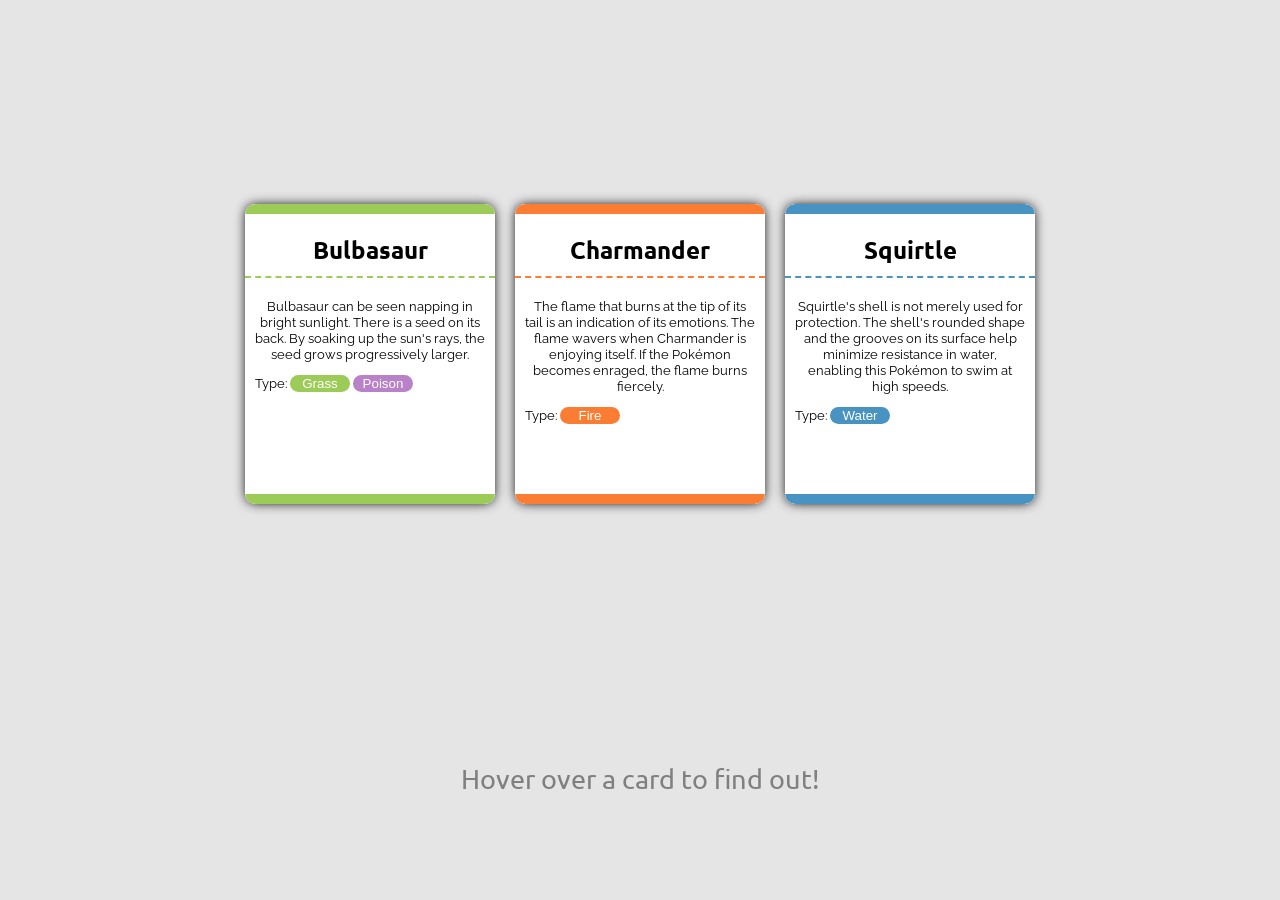
<file: The basics/GSAP/index.html>
<!DOCTYPE html>
<html>

<head>
  <meta charset="utf-8">
  <meta http-equiv="X-UA-Compatible" content="IE=edge">
  <title>GSAP</title>
  <meta name="description" content="">
  <meta name="viewport" content="width=device-width, initial-scale=1">
  <link rel="stylesheet" href="">
  <style>
    @import url('https://fonts.googleapis.com/css?family=Bebas+Neue|Ubuntu|Raleway&display=swap');

    * {
      box-sizing: border-box;
    }

    body {
      height: 100vh;
      margin: 0;
      display: flex;
      align-items: center;
      justify-content: center;
      flex-wrap: wrap;
      background-color: #e5e5e5;
      font-family: ubuntu;
    }

    .container {
      width: 20%;
      min-width: 200px;
      max-width: 250px;
      height: 450px;
      float: left;
      margin: 0 10px;
    }

    .silhouette {
      position: relative;
      width: 100px;
      height: 100px;
      background-size: cover;
      margin: auto;
    }

    .silhouette .cover {
      position: absolute;
      top: 0;
      left: 0;
      width: 100%;
      height: 100%;
      background-size: cover;
    }

    .type {
      text-align: justify;
    }

    .card {
      background-color: white;
      height: calc(100% - 150px);
      align-self: center;
      border-radius: 10px;
      text-align: center;
      padding-top: 40%;
      box-shadow: 0px 0px 12px -1px black;
      margin: auto;
      overflow: hidden;
      position: relative;
    }

    h1 {
      font-family: Bebas Neue;
      letter-spacing: 2px;
      font-size: 30pt;
    }

    #Bulbasaur {
      background-image: url(https://assets.pokemon.com/assets/cms2/img/pokedex/full/001.png);
    }

    #Bulbasaur .cover {
      background-image: url(https://assets.codepen.io/16327/001-silhouette.png);
    }

    #Charmander {
      background-image: url(https://assets.pokemon.com/assets/cms2/img/pokedex/full/004.png);
    }

    #Charmander .cover {
      background-image: url(https://assets.codepen.io/16327/004-silhouette.png);
    }

    #Squirtle {
      background-image: url(https://assets.pokemon.com/assets/cms2/img/pokedex/detail/007.png);
    }

    #Squirtle .cover {
      background-image: url(https://assets.codepen.io/16327/007-silhouette.png);
    }

    .information {
      background-color: white;
      height: 100%;
      border-radius: 10px;
      position: absolute;
      top: 0;
      left: 0;
      z-index: 2;
      margin: auto;
      text-align: center;
    }

    #BulbasaurInfo {
      border-top: 10px solid #9Dcb58;
      border-bottom: 10px solid #9Dcb58;
    }

    #CharmanderInfo {
      border-top: 10px solid #FB7D34;
      border-bottom: 10px solid #FB7D34;
    }

    #SquirtleInfo {
      border-top: 10px solid #4993C2;
      border-bottom: 10px solid #4993C2;
    }

    h2 {
      text-align: center;
      padding-bottom: 10px;
    }

    #BulbasaurName {
      border-bottom: dashed 2px #9Dcb58;
    }

    #CharmanderName {
      border-bottom: dashed 2px #FB7D34;
    }

    #SquirtleName {
      border-bottom: dashed 2px #4993C2;
    }

    p {
      padding-left: 10px;
      padding-right: 10px;
      font-family: raleway;
      font-size: 10pt;
    }

    button {
      width: 60px;
      height: auto;
      border: none;
      color: white;
      border-radius: 10px;
      font-size: 10pt;
    }

    #grass {
      background-color: #9Dcb58;
    }

    #poison {
      background-color: #B881C8;
    }

    #fire {
      background-color: #FB7D34;
    }

    #water {
      background-color: #4993C2;
    }

    .instructions {
      width: 100%;
      text-align: center;
      font-size: 20pt;
      color: grey;
    }
  </style>
</head>

<body>
  <div class="container">
    <div class="silhouette" id="Bulbasaur">
      <div class="cover"></div>
    </div>
    <div class="card">
      <h1>Who's</h1>
      <div class="information" id="BulbasaurInfo">
        <h2 id="BulbasaurName">Bulbasaur</h2>
        <p>Bulbasaur can be seen napping in bright sunlight. There is a seed on its back. By soaking up the sun's rays,
          the seed grows progressively larger.</p>
        <p class="type">Type: <button id="grass">Grass</button> <button id=poison>Poison</button></p>
      </div>
    </div>
  </div>

  <div class="container">
    <div class="silhouette" id="Charmander">
      <div class="cover"></div>
    </div>
    <div class="card">
      <h1>That</h1>
      <div class="information" id="CharmanderInfo">
        <h2 id="CharmanderName">Charmander</h2>
        <p>The flame that burns at the tip of its tail is an indication of its emotions. The flame wavers when
          Charmander is enjoying itself. If the Pokémon becomes enraged, the flame burns fiercely.</p>
        <p class="type">Type: <button id="fire">Fire</button>
      </div>
    </div>
  </div>

  <div class="container">
    <div class="silhouette" id="Squirtle">
      <div class="cover"></div>
    </div>
    <div class="card">
      <h1>Pokémon?</h1>
      <div class="information" id="SquirtleInfo">
        <h2 id="SquirtleName">Squirtle</h2>
        <p>Squirtle's shell is not merely used for protection. The shell's rounded shape and the grooves on its surface
          help minimize resistance in water, enabling this Pokémon to swim at high speeds.</p>
        <p class="type">Type: <button id="water">Water</button>
      </div>
    </div>
  </div>

  <div class="instructions">Hover over a card to find out!</div>

  <script type="module">
    import { gsap } from "https://cdn.skypack.dev/gsap";
    gsap.set(".information", { yPercent: 100 });

    gsap.utils.toArray(".container").forEach((container) => {
      let info = container.querySelector(".information"),
        silhouette = container.querySelector(".silhouette .cover"),
        tl = gsap.timeline({ paused: true });

      tl.to(info, { yPercent: 0 }).to(silhouette, { opacity: 0 }, 0);

      container.addEventListener("mouseenter", () => tl.timeScale(1).play());
      container.addEventListener("mouseleave", () => tl.timeScale(3).reverse());
    });
  </script>

</body>

</html>
</file>
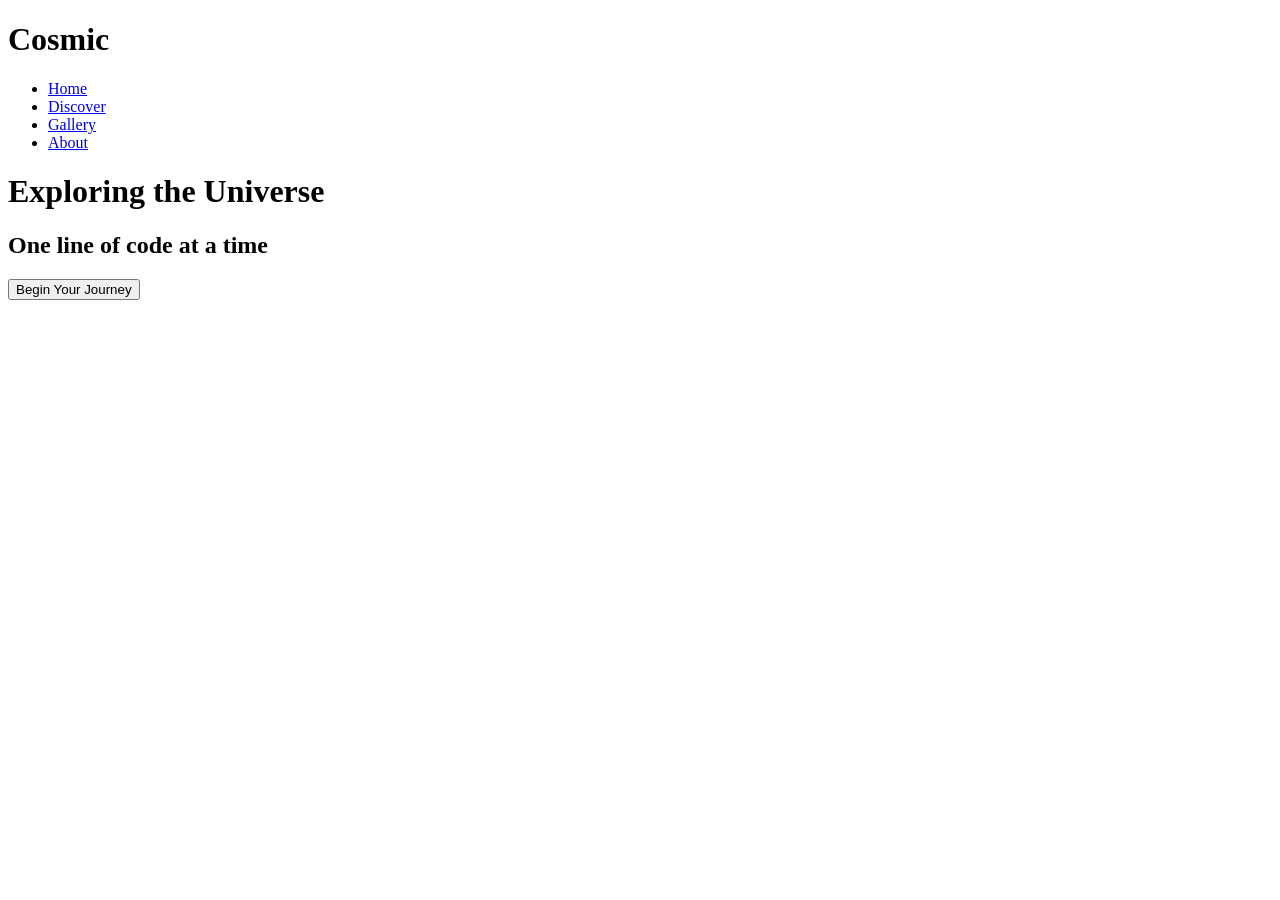
<file: The basics/Task_01/index.html>
<!DOCTYPE html>
<html>
  <head>
    <meta charset="utf-8">
    <meta http-equiv="X-UA-Compatible" content="IE=edge">
    <title>Cosmic</title>
    <meta name="description" content="">
    <meta name="viewport" content="width=device-width, initial-scale=1">
    <link rel="stylesheet" href="">
  </head>
  <body>
    <header>
      <h1>Cosmic</h1>
    </header>
    <nav>
      <ul>
        <li><a href="#">Home</a></li>
        <li><a href="#">Discover</a></li>
        <li><a href="#">Gallery</a></li>
        <li><a href="#">About</a></li>
      </ul>
    </nav>
    <main>
      <h1>Exploring the Universe</h1>
      <h2>One line of code at a time</h2>
    </main>
    <section>
      <button>
        Begin Your Journey
      </button>
    </section>
    
    
  </body>
</html>
</file>
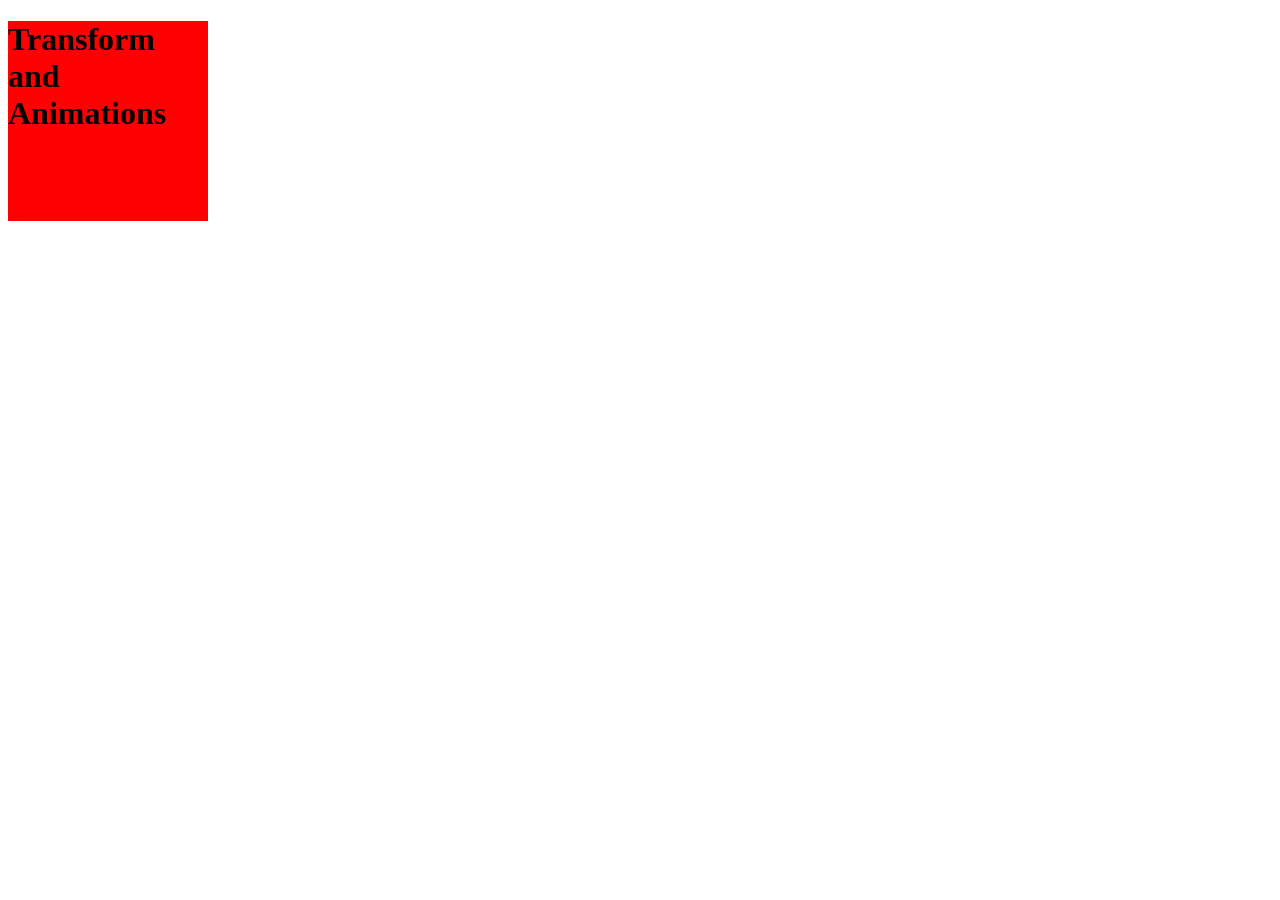
<file: The basics/Task_02/index.HTML>
<!DOCTYPE html>
<!--[if lt IE 7]>      <html class="no-js lt-ie9 lt-ie8 lt-ie7"> <![endif]-->
<!--[if IE 7]>         <html class="no-js lt-ie9 lt-ie8"> <![endif]-->
<!--[if IE 8]>         <html class="no-js lt-ie9"> <![endif]-->
<!--[if gt IE 8]>      <html class="no-js"> <!--<![endif]-->
<html>
  <head>
    <meta charset="utf-8">
    <meta http-equiv="X-UA-Compatible" content="IE=edge">
    <title></title>
    <meta name="description" content="">
    <meta name="viewport" content="width=device-width, initial-scale=1">
    <link rel="stylesheet" href="./style.css">
  </head>
  <body>
    <main class="box">
      <h1>Transform and Animations </h1>

    </main>
    <!--[if lt IE 7]>
      <p class="browsehappy">You are using an <strong>outdated</strong> browser. Please <a href="#">upgrade your browser</a> to improve your experience.</p>
    <![endif]-->
    
    <script src="" async defer></script>
  </body>
</html>
</file>
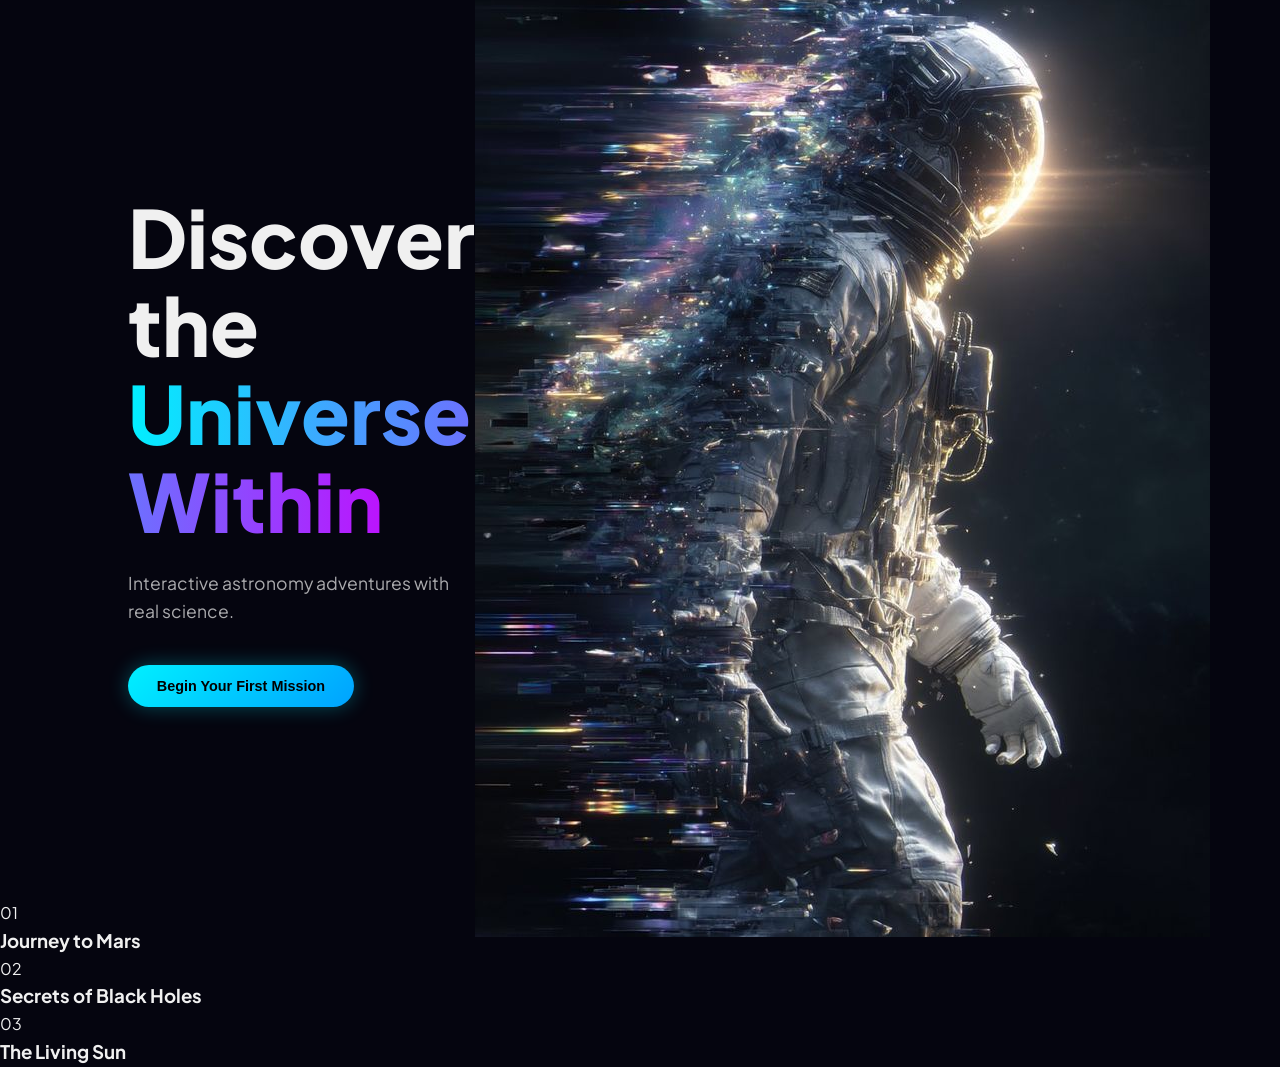
<file: The basics/GSAP/spaceAcademy.html>
<!DOCTYPE html>
<html lang="en">

<head>
  <meta charset="UTF-8">
  <meta name="viewport" content="width=device-width, initial-scale=1.0">
  <title>Space Academy | Discover the Universe Within</title>
  <link rel="stylesheet" href="./assets/style.css">
  <link href="https://fonts.googleapis.com/css2?family=Plus+Jakarta+Sans:wght@300;400;700;800&display=swap"
    rel="stylesheet">
</head>

<body>
  <div id="smooth-wrapper">
    <div id="smooth-content">

      <section class="hero" id="hero-trigger">
        <div class="hero-content">
          <h1 class="hero-title reveal-text">Discover the <br><span class="gradient-text">Universe Within</span></h1>
          <p class="hero-subtitle">Interactive astronomy adventures with real science.</p>
          <div class="hero-actions">
            <button class="btn btn-primary">Begin Your First Mission</button>
          </div>
        </div>

        <div class="parallax-element planet-main">
          <img src="./assets/astronaunt.jpg" alt="Planet">
        </div>
      </section>

      <section class="horizontal-section" id="missions-pin">
        <div class="horizontal-wrapper">
          <div class="mission-slide">
            <div class="mission-card-premium">
              <span>01</span>
              <h3>Journey to Mars</h3>
            </div>
          </div>
          <div class="mission-slide">
            <div class="mission-card-premium">
              <span>02</span>
              <h3>Secrets of Black Holes</h3>
            </div>
          </div>
          <div class="mission-slide">
            <div class="mission-card-premium">
              <span>03</span>
              <h3>The Living Sun</h3>
            </div>
          </div>
        </div>
      </section>

    </div>
  </div>

  <script>
    import { gsap } from "https://cdn.skypack.dev/gsap";
    gsap.registerPlugin(ScrollTrigger);

    // 1. Hero Entrance Animation
    const tl = gsap.timeline({ defaults: { ease: "power4.out" } });

    tl.from(".navbar", { y: -100, opacity: 0, duration: 1.2 })
      .from(".hero-title", { x: -100, opacity: 0, duration: 1 }, "-=0.8")
      .from(".hero-subtitle", { y: 30, opacity: 0, duration: 1 }, "-=0.6")
      .from(".hero-actions", { y: 30, opacity: 0, duration: 1 }, "-=0.6")
      .from(".planet-container", { scale: 0.8, opacity: 0, duration: 1.5 }, "-=1");

    // 2. Navbar Scroll Effect
    window.addEventListener("scroll", () => {
      const nav = document.querySelector(".navbar");
      if (window.scrollY > 50) {
        nav.classList.add("scrolled");
      } else {
        nav.classList.remove("scrolled");
      }
    });

    // 3. Scroll Triggered Mission Cards
    gsap.from(".mission-card", {
      scrollTrigger: {
        trigger: ".missions",
        start: "top 80%",
      },
      y: 100,
      opacity: 0,
      duration: 1,
      stagger: 0.2
    });

    // 4. Parallax Effect on Nebula
    gsap.to(".nebula", {
      scrollTrigger: {
        scrub: 1
      },
      y: 200,
      x: -100
    });
  </script>

</body>

</html>
</file>
<file: The basics/Task_02/style.css>
.box{
  width: 200px;
  height: 200px;
  background-color: red;

  animation-name: example;
  animation-duration: 4s;
  animation-timing-function: ease-in-out;
  animation-delay: 0s;
  animation-iteration-count: infinite;
  animation-direction: alternate;
  animation-fill-mode: backwards; 
  animation-play-state: running;
}


@keyframes example{
  from{
    transform: translateY(0px) rotate(0deg);
  }
  to{
    transform: translateY(-100px)  rotate(180deg);
  }
}
</file>
<file: The basics/GSAP/assets/style.css>
:root {
    --bg-deep: #05050f;
    --cyan: #00f0ff;
    --purple: #bc13fe;
    --glass: rgba(255, 255, 255, 0.03);
    --glass-border: rgba(255, 255, 255, 0.1);
    --text-main: #f0f0f0;
}

* {
    margin: 0;
    padding: 0;
    box-sizing: border-box;
}

body {
    background-color: var(--bg-deep);
    color: var(--text-main);
    font-family: 'Plus Jakarta Sans', sans-serif;
    overflow-x: hidden;
    line-height: 1.6;
}

/* Background Atmosphere */
.stars-container {
    position: fixed;
    top: 0;
    left: 0;
    width: 100%;
    height: 100%;
    background-image: radial-gradient(circle at 2px 2px, rgba(255,255,255,0.15) 1px, transparent 0);
    background-size: 100px 100px;
    z-index: -1;
}

.nebula {
    position: fixed;
    top: -20%;
    right: -10%;
    width: 60vw;
    height: 60vw;
    background: radial-gradient(circle, rgba(188,19,254,0.15) 0%, transparent 70%);
    filter: blur(80px);
    z-index: -1;
}

/* Navbar */
.navbar {
    position: fixed;
    top: 0;
    width: 100%;
    padding: 1.5rem 0;
    z-index: 1000;
    transition: all 0.4s ease;
}

.navbar.scrolled {
    background: rgba(5, 5, 15, 0.8);
    border-bottom: 1px solid var(--glass-border);
    padding: 1rem 0;
}

.nav-container {
    max-width: 1300px;
    margin: 0 auto;
    display: flex;
    justify-content: space-between;
    align-items: center;
    padding: 0 2rem;
}

.logo {
    display: flex;
    align-items: center;
    gap: 10px;
    font-weight: 800;
    letter-spacing: 1px;
    font-size: 1.2rem;
}

.nav-links {
    display: flex;
    list-style: none;
    gap: 2.5rem;
}

.nav-links a {
    text-decoration: none;
    color: var(--text-main);
    font-size: 0.9rem;
    font-weight: 500;
    opacity: 0.8;
    transition: opacity 0.3s;
}

.nav-links a:hover {
    opacity: 1;
    color: var(--cyan);
}

/* Buttons */
.btn {
    padding: 0.8rem 1.8rem;
    border-radius: 50px;
    font-weight: 700;
    cursor: pointer;
    transition: all 0.3s cubic-bezier(0.175, 0.885, 0.32, 1.275);
    border: none;
    font-size: 0.9rem;
}

.btn-primary {
    background: linear-gradient(135deg, var(--cyan), #00a2ff);
    color: #000;
    box-shadow: 0 0 20px rgba(0, 240, 255, 0.3);
}

.btn-primary:hover {
    transform: scale(1.05);
    box-shadow: 0 0 35px rgba(0, 240, 255, 0.5);
}

.btn-outline {
    background: transparent;
    border: 1px solid var(--glass-border);
    color: white;
}

/* Hero Section */
.hero {
    height: 100vh;
    display: flex;
    align-items: center;
    padding: 0 10%;
    position: relative;
}

.hero-title {
    font-size: 5rem;
    font-weight: 800;
    line-height: 1.1;
    margin-bottom: 1.5rem;
}

.gradient-text {
    background: linear-gradient(to right, var(--cyan), var(--purple));
    -webkit-background-clip: text;
    -webkit-text-fill-color: transparent;
}

.hero-subtitle {
    max-width: 500px;
    font-size: 1.1rem;
    opacity: 0.7;
    margin-bottom: 2.5rem;
}

.hero-actions {
    display: flex;
    gap: 1.5rem;
}

.img-astronaut {
    position: absolute;
    bottom: -20px;
    right: 10%;
    width: 200px;
    animation: float 4s ease-in-out infinite;
}

/* Mission Cards */
.mission-grid {
    display: grid;
    grid-template-columns: repeat(auto-fit, minmax(300px, 1fr));
    gap: 2rem;
    padding: 4rem 10%;
}

.mission-card {
    background: var(--glass);
    border: 1px solid var(--glass-border);
    border-radius: 24px;
    overflow: hidden;
    transition: transform 0.3s;
}

.mission-card:hover {
    border-color: var(--cyan);
}
</file>
